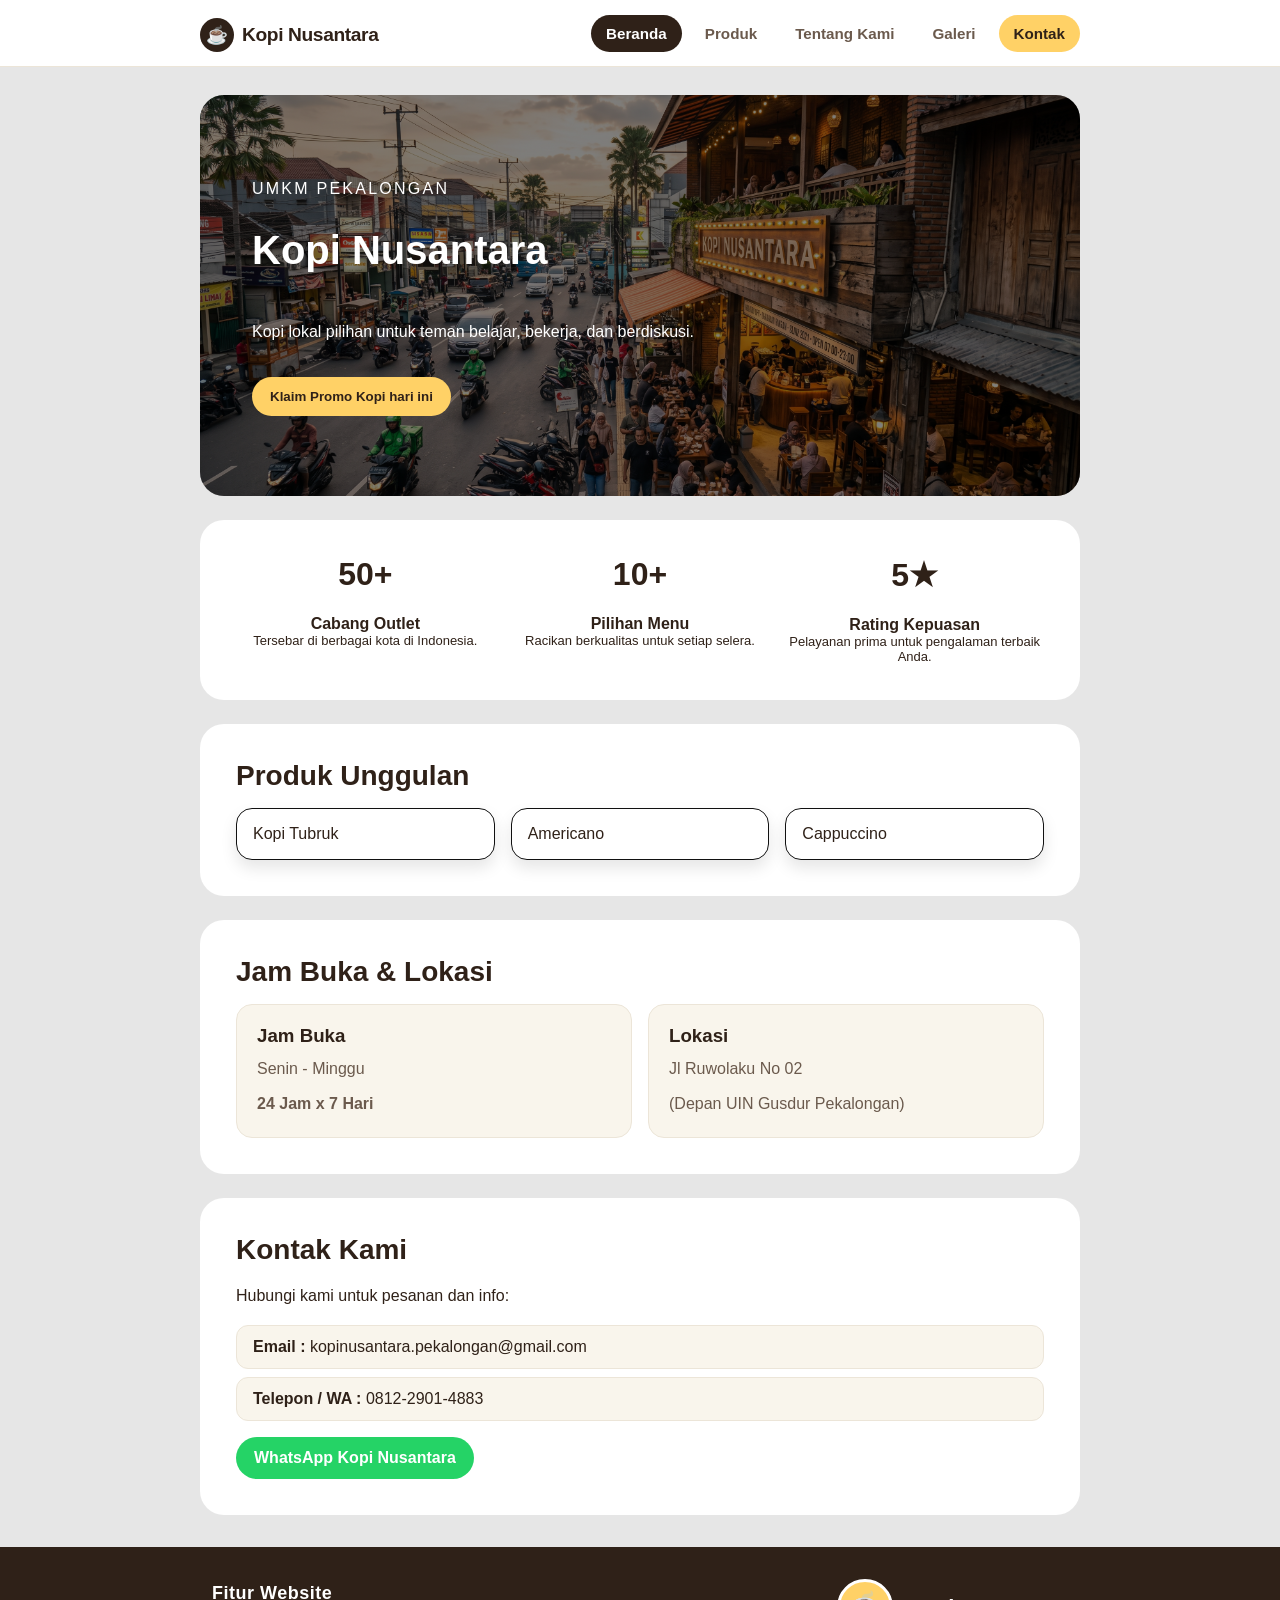
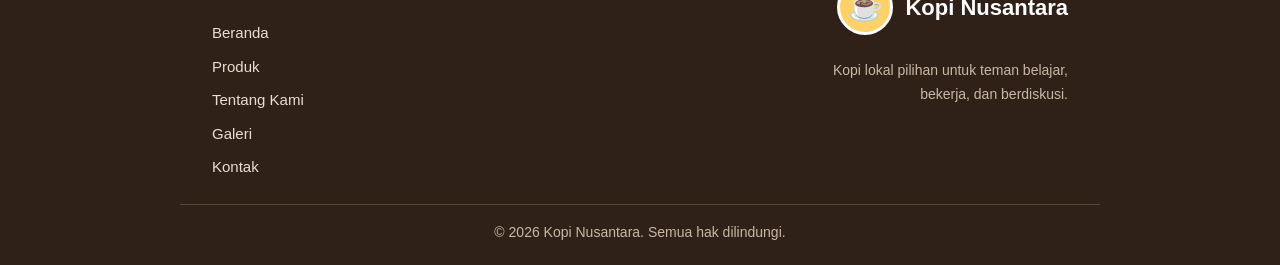
<file: index.html>
<!doctype html>
<html lang="id">

<head>
  <meta charset="utf-8" />
  <meta name="viewport" content="width=device-width, initial-scale=1" />
  <title>Kopi Nusantara - Website UMKM Tumbuh</title>
  <link rel="stylesheet" href="css/style.css" />
</head>

<body>
  <header class="navbar">
    <nav aria-label="Navigasi Utama">
      <a href="index.html" class="brand"><span class="brand-icon">☕</span> Kopi Nusantara</a>
      <button class="hamburger" id="hamburger" aria-label="Menu" aria-expanded="false" aria-controls="nav-menu">
        <span></span>
        <span></span>
        <span></span>
      </button>
      <ul class="menu" id="nav-menu">
        <li><a href="index.html" class="active" aria-current="page">Beranda</a></li>
        <li><a href="produk.html">Produk</a></li>
        <li><a href="tentang.html">Tentang Kami</a></li>
        <li><a href="galeri.html">Galeri</a></li>
        <li><a href="kontak.html" class="btn-kontak">Kontak</a></li>
      </ul>
    </nav>
  </header>
  <main class="page">
    <header class="hero">
      <img src="assets/gambar/gambar_cafe.jpg" srcset="assets/gambar/gambar_cafe_sm.jpg 800w, assets/gambar/gambar_cafe.jpg 2752w" alt="Gambar Cafe Kopi Nusantara">
      <div class="konten">
        <p class="eyebrow">UMKM Pekalongan</p>
        <h1>Kopi Nusantara</h1>
        <p>Kopi lokal pilihan untuk teman belajar, bekerja, dan berdiskusi.</p>
        <button id="promoButton" type="button">Klaim Promo Kopi hari ini</button>
      </div>
    </header>

    <section aria-labelledby="Stat-title" class="card">
      <article class="stat">
        <ul>
          <li>
            <strong>50+</strong>
            <h4>Cabang Outlet</h4>
            <span>Tersebar di berbagai kota di Indonesia.</span>
          </li>
        </ul>
        <ul>
          <li>
            <strong>10+</strong>
            <h4>Pilihan Menu</h4>
            <span>Racikan berkualitas untuk setiap selera.</span>
          </li>
        </ul>
        <ul>
          <li>
            <strong>5★</strong>
            <h4>Rating Kepuasan</h4>
            <span>Pelayanan prima untuk pengalaman terbaik Anda.</span>
          </li>
        </ul>
      </article>
    </section>

    <section aria-labelledby="produk-title" class="card">
      <h2 id="produk-title">Produk Unggulan</h2>
      <ul class="products">
        <li>Kopi Tubruk</li>
        <li>Americano</li>
        <li>Cappuccino</li>
      </ul>
    </section>

    <section aria-labelledby="lokasi-title" class="card">
      <h2 id="lokasi-title">Jam Buka & Lokasi</h2>
      <div class="info-dua-kolom">
        <div class="info-box">
          <h3>Jam Buka</h3>
          <p>Senin - Minggu</p>
          <p><strong>24 Jam x 7 Hari</strong></p>
        </div>
        <div class="info-box">
          <h3>Lokasi</h3>
          <p>Jl Ruwolaku No 02</p>
          <p>(Depan UIN Gusdur Pekalongan)</p>
        </div>
      </div>
    </section>

    <section aria-labelledby="kontak-title" class="card" id="kontak">
      <h2 id="kontak-title">Kontak Kami</h2>
      <p>Hubungi kami untuk pesanan dan info:</p>
      <ul class="kontak-list">
        <li><strong>Email :</strong> kopinusantara.pekalongan@gmail.com</li>
        <li><strong>Telepon / WA :</strong> 0812-2901-4883</li>
      </ul>
      <a class="tombol-wa" href="https://wa.me/6281229014883">WhatsApp Kopi Nusantara</a>
    </section>
  </main>
  <footer class="footer">
    <div class="footer-container">
      <div class="footer-menu">
        <h4>Fitur Website</h4>
        <ul>
          <li><a href="index.html" class="active" aria-current="page">Beranda</a></li>
          <li><a href="produk.html">Produk</a></li>
          <li><a href="tentang.html">Tentang Kami</a></li>
          <li><a href="galeri.html">Galeri</a></li>
          <li><a href="kontak.html">Kontak</a></li>
        </ul>
      </div>
      <div class="footer-logo">
        <a href="index.html" class="logo-box">
          <span class="logo-icon">☕</span> 
          <span class="logo-text">Kopi Nusantara</span>
        </a>
        <p class="logo-deskripsi">Kopi lokal pilihan untuk teman belajar, bekerja, dan berdiskusi.</p>
      </div>
    </div>
    <p class="footer-copy">© 2026 Kopi Nusantara. Semua hak dilindungi.</p>
  </footer>
  <script src="js/script.js"></script>
</body>

</html>
</file>
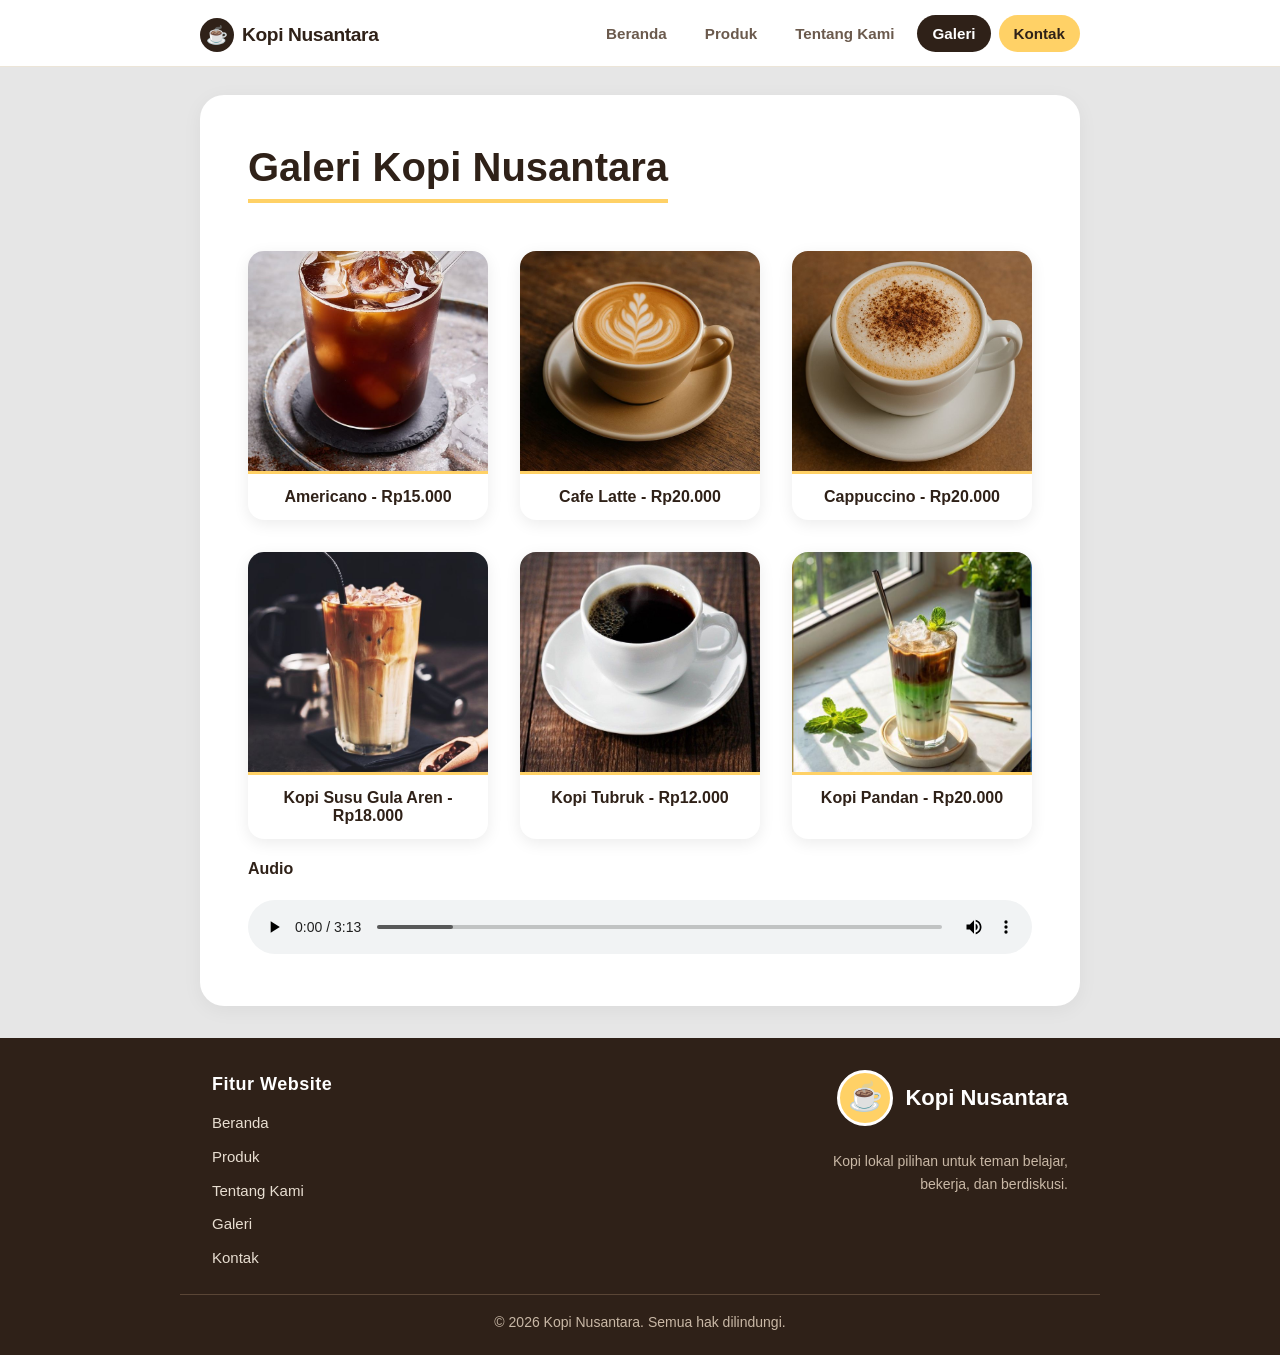
<file: galeri.html>
<!DOCTYPE html>
<html lang="en">

<head>
  <meta charset="UTF-8">
  <meta name="viewport" content="width=device-width, initial-scale=1.0">
  <title>Galeri Kopi Nusantara - Website UMKM Tumbuh</title>
  <link rel="stylesheet" href="css/style.css" />
</head>

<body>
  <header class="navbar">
    <nav aria-label="Navigasi Utama">
      <a href="index.html" class="brand"><span class="brand-icon">☕</span> Kopi Nusantara</a>
      <button class="hamburger" id="hamburger" aria-label="Menu" aria-expanded="false" aria-controls="nav-menu">
        <span></span>
        <span></span>
        <span></span>
      </button>
      <ul class="menu" id="nav-menu">
        <li><a href="index.html">Beranda</a></li>
        <li><a href="produk.html">Produk</a></li>
        <li><a href="tentang.html">Tentang Kami</a></li>
        <li><a href="galeri.html" class="active" aria-current="page">Galeri</a></li>
        <li><a href="kontak.html" class="btn-kontak">Kontak</a></li>
      </ul>
    </nav>
  </header>
  <main class="page">
    <article class="about-article">
      <h1>Galeri Kopi Nusantara</h1>
      <div class="galeri">
        <figure>
          <img src="assets/gambar/Americano.jpg" alt="Segelas Americano dingin">
          <figcaption>Americano - Rp15.000</figcaption>
        </figure>
        <figure>
          <img src="assets/gambar/Cafe-Latte.jpg" alt="Segelas Cafe Latte hangat">
          <figcaption>Cafe Latte - Rp20.000</figcaption>
        </figure>
        <figure>
          <img src="assets/gambar/Cappuccino.jpg" alt="Segelas Cappuccino hangat">
          <figcaption>Cappuccino - Rp20.000</figcaption>
        </figure>
        <figure>
          <img src="assets/gambar/Kopi-Susu-Gula-Aren.jpg" alt="Segelas Kopi Susu Gula Aren dingin dengan gradasi warna">
          <figcaption>Kopi Susu Gula Aren - Rp18.000</figcaption>
        </figure>
        <figure>
          <img src="assets/gambar/Kopi-Tubruk.jpg" alt="Segelas Kopi Tubruk hangat yang pekat">
          <figcaption>Kopi Tubruk - Rp12.000</figcaption>
        </figure>
        <figure>
          <img src="assets/gambar/Kopi-Pandan.jpg" alt="Es Kopi Pandan dengan perpaduan warna hijau dan coklat kopi">
          <figcaption>Kopi Pandan - Rp20.000</figcaption>
        </figure>
      </div>
      <h4>Audio</h4>
      <div class="audio">
        <audio controls src="assets/audio/July Life's Adventures - Tim Myers.mp3.mpeg">
          Browser anda tidak mendukung.
        </audio>
      </div>
    </article>
  </main>
  <footer class="footer">
    <div class="footer-container">
      <div class="footer-menu">
        <h4>Fitur Website</h4>
        <ul>
          <li><a href="index.html" class="active" aria-current="page">Beranda</a></li>
          <li><a href="produk.html">Produk</a></li>
          <li><a href="tentang.html">Tentang Kami</a></li>
          <li><a href="galeri.html">Galeri</a></li>
          <li><a href="kontak.html">Kontak</a></li>
        </ul>
      </div>
      <div class="footer-logo">
        <a href="index.html" class="logo-box">
          <span class="logo-icon">☕</span>
          <span class="logo-text">Kopi Nusantara</span>
        </a>
        <p class="logo-deskripsi">Kopi lokal pilihan untuk teman belajar, bekerja, dan berdiskusi.</p>
      </div>
    </div>
    <p class="footer-copy">© 2026 Kopi Nusantara. Semua hak dilindungi.</p>
  </footer>
  <script src="js/script.js"></script>
</body>

</html>
</file>
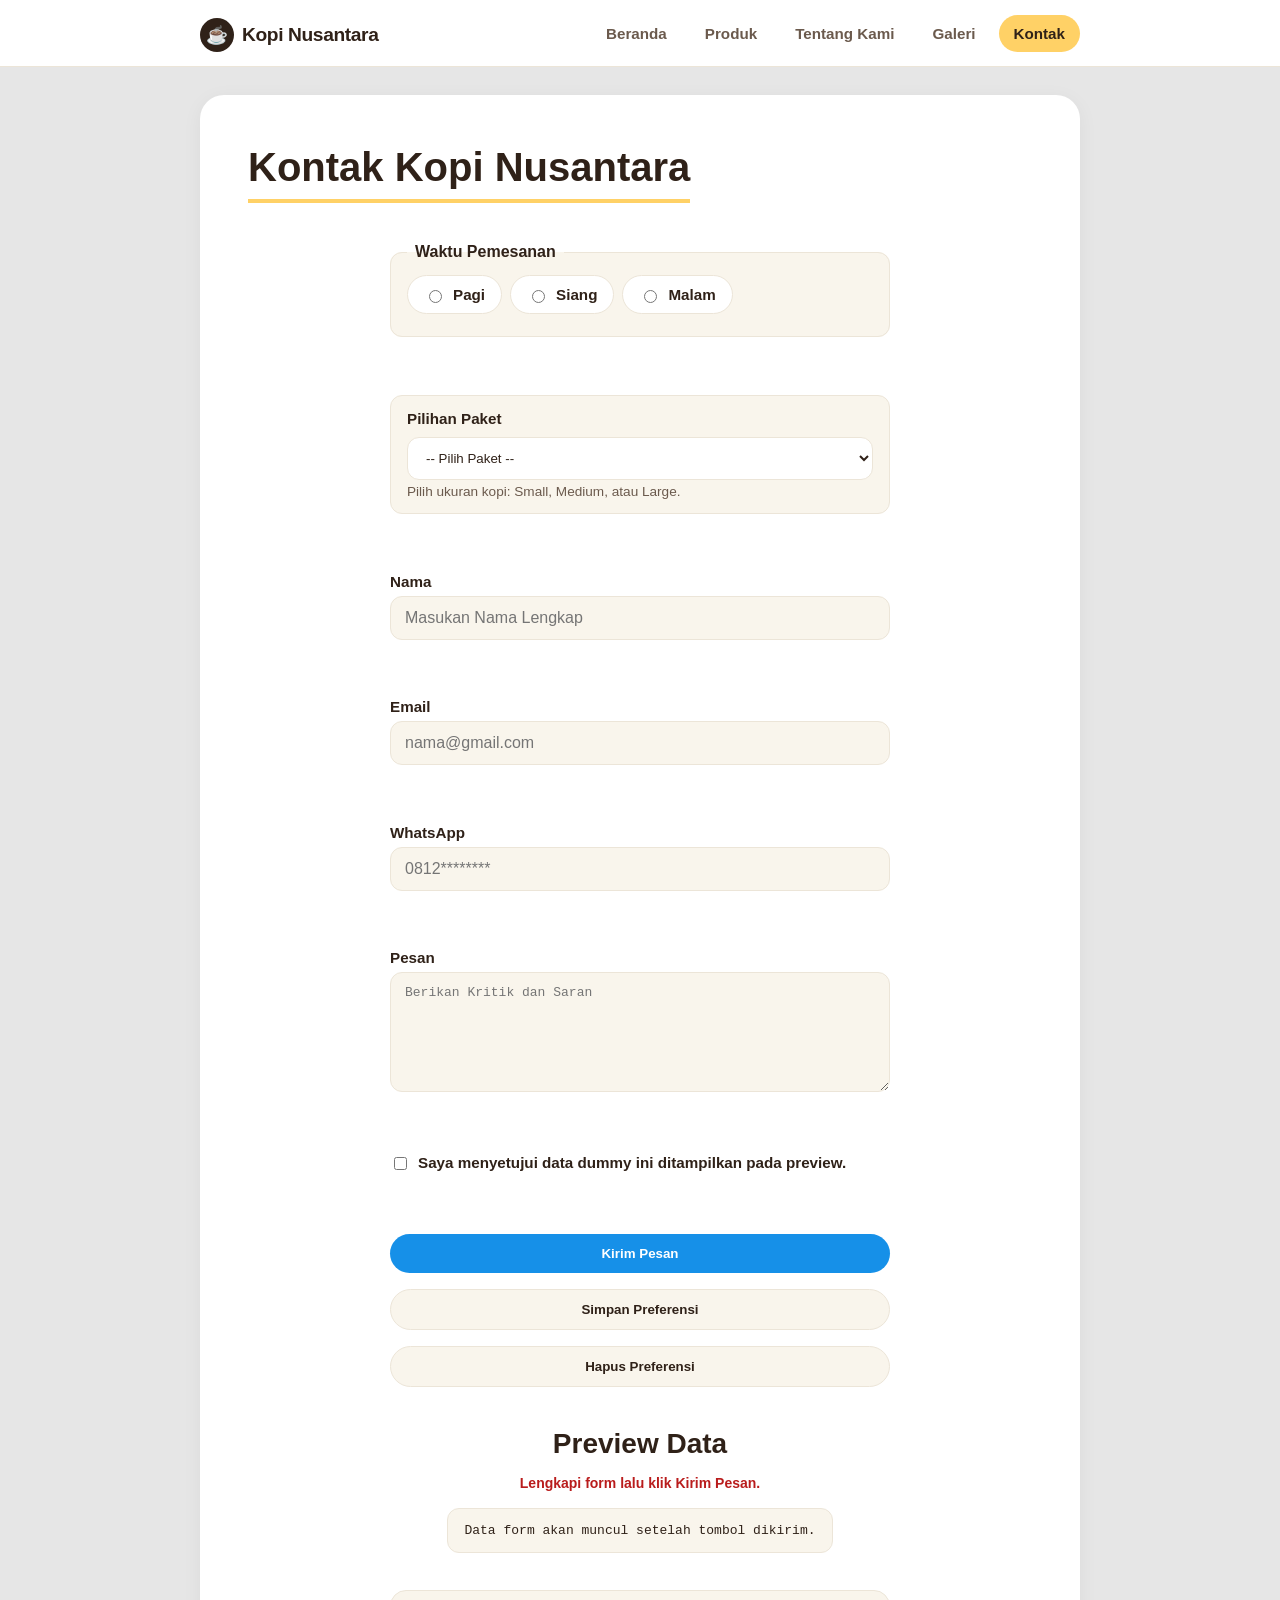
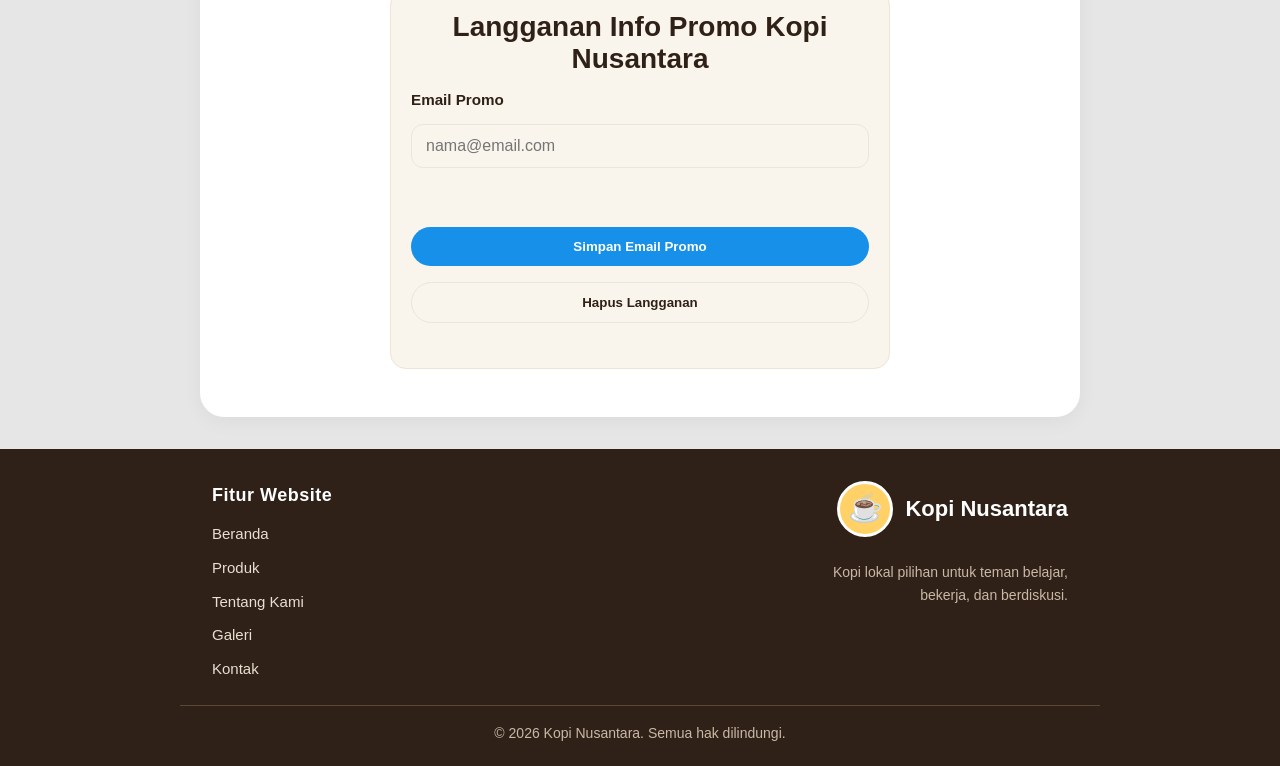
<file: kontak.html>
<!DOCTYPE html>
<html lang="en">

<head>
  <meta charset="UTF-8">
  <meta name="viewport" content="width=device-width, initial-scale=1.0">
  <title>Formulir Kopi Nusantara - Website UMKM Tumbuh</title>
  <link rel="stylesheet" href="css/style.css" />
</head>

<body>
  <header class="navbar">
    <nav aria-label="Navigasi Utama">
      <a href="index.html" class="brand"><span class="brand-icon">☕</span> Kopi Nusantara</a>
      <button class="hamburger" id="hamburger" aria-label="Menu" aria-expanded="false" aria-controls="nav-menu">
        <span></span>
        <span></span>
        <span></span>
      </button>
      <ul class="menu" id="nav-menu">
        <li><a href="index.html">Beranda</a></li>
        <li><a href="produk.html">Produk</a></li>
        <li><a href="tentang.html">Tentang Kami</a></li>
        <li><a href="galeri.html">Galeri</a></li>
        <li><a href="kontak.html" class="btn-kontak">Kontak</a></li>
      </ul>
    </nav>
  </header>
  <main class="page">
    <article class="about-article">
      <h1>Kontak Kopi Nusantara</h1>
      <div class="form">
        <form id="form-kontak" action="#" method="post" novalidate>
          <div class="field">
            <fieldset aria-describedby="waktu-error">
              <legend>Waktu Pemesanan</legend>

              <div class="radio-group">
                <label for="pagi"><input type="radio" name="waktu" id="pagi" value="pagi" required />Pagi</label>

                <label for="siang"><input type="radio" name="waktu" id="siang" value="siang" />Siang</label>

                <label for="malam"><input type="radio" name="waktu" id="malam" value="malam" />Malam</label>
              </div>
            </fieldset>
            <p id="waktu-error" class="field-error" aria-live="polite"></p>
          </div>

          <div class="field">
            <div class="paket-box">
              <label for="paket">Pilihan Paket</label>
              <select id="paket" name="paket" required aria-describedby="paket-error">
                <option value="">-- Pilih Paket --</option>
                <option value="small">Small</option>
                <option value="medium">Medium</option>
                <option value="large">Large</option>
              </select>
              <small class="paket-bantuan">Pilih ukuran kopi: Small, Medium, atau Large.</small>
            </div>
            <p id="paket-error" class="field-error" aria-live="polite"></p>
          </div>

          <div class="field">
            <label for="nama">Nama</label>
            <input id="nama" name="nama" type="text" placeholder="Masukan Nama Lengkap" required minlength="3"
              autocomplete="name" aria-describedby="nama-error" />
            <p id="nama-error" class="field-error" aria-live="polite"></p>
          </div>

          <div class="field">
            <label for="email">Email</label>
            <input id="email" name="email" type="email" placeholder="nama@gmail.com" required autocomplete="email"
              aria-describedby="email-error" />
            <p id="email-error" class="field-error" aria-live="polite"></p>
          </div>

          <div class="field">
            <label for="nomor">WhatsApp</label>
            <input id="nomor" name="nomor" type="tel" placeholder="0812********" required pattern="08[0-9]{8,11}"
              autocomplete="tel" aria-describedby="nomor-error" />
            <p id="nomor-error" class="field-error" aria-live="polite"></p>
          </div>

          <div class="field">
            <label for="pesan">Pesan</label>
            <textarea id="pesan" name="pesan" placeholder="Berikan Kritik dan Saran" required minlength="20"
              aria-describedby="pesan-error"></textarea>
            <p id="pesan-error" class="field-error" aria-live="polite"></p>
          </div>

          <div class="field">
            <label for="setuju"><input id="setuju" name="setuju" type="checkbox" required
                aria-describedby="setuju-error" /> Saya menyetujui data dummy ini ditampilkan pada preview.</label>
            <p id="setuju-error" class="field-error" aria-live="polite"></p>
          </div>

          <button type="submit">Kirim Pesan</button>
          <button type="button" id="simpan-preferensi">Simpan Preferensi</button>
          <button type="button" id="hapus-preferensi">Hapus Preferensi</button>
          <p id="preferensi-status" class="status-preferensi" aria-live="polite"></p>
        </form>
        <section aria-labelledby="preview-title">
          <h2 id="preview-title">Preview Data</h2>

          <p id="form-feedback" class="form-feedback" aria-live="polite">Lengkapi form lalu klik Kirim Pesan.</p>

          <pre id="preview-form" aria-live="polite">Data form akan muncul setelah tombol dikirim.</pre>
        </section>

        <section class="newsletter-box" aria-labelledby="newsletter-title">
          <h2 id="newsletter-title">Langganan Info Promo Kopi Nusantara</h2>

          <form id="form-newsletter" novalidate>
            <label for="newsletter-email">Email Promo</label>
            <input id="newsletter-email" name="newsletterEmail" type="email" required placeholder="nama@email.com"
              aria-describedby="newsletter-error" />
            <p id="newsletter-error" class="field-error" aria-live="polite"></p>
            <button type="submit">Simpan Email Promo</button>
            <button type="button" id="hapus-newsletter">Hapus Langganan</button>
          </form>

          <p id="newsletter-status" class="status-preferensi" aria-live="polite"></p>
        </section>
      </div>
    </article>
  </main>
  <footer class="footer">
    <div class="footer-container">
      <div class="footer-menu">
        <h4>Fitur Website</h4>
        <ul>
          <li><a href="index.html" class="active" aria-current="page">Beranda</a></li>
          <li><a href="produk.html">Produk</a></li>
          <li><a href="tentang.html">Tentang Kami</a></li>
          <li><a href="galeri.html">Galeri</a></li>
          <li><a href="kontak.html">Kontak</a></li>
        </ul>
      </div>
      <div class="footer-logo">
        <a href="index.html" class="logo-box">
          <span class="logo-icon">☕</span>
          <span class="logo-text">Kopi Nusantara</span>
        </a>
        <p class="logo-deskripsi">Kopi lokal pilihan untuk teman belajar, bekerja, dan berdiskusi.</p>
      </div>
    </div>
    <p class="footer-copy">© 2026 Kopi Nusantara. Semua hak dilindungi.</p>
  </footer>
  <script src="js/script.js"></script>
  <script src="js/form.js" defer></script>
  <script src="js/newsletter.js" defer></script>

</body>

</html>
</file>
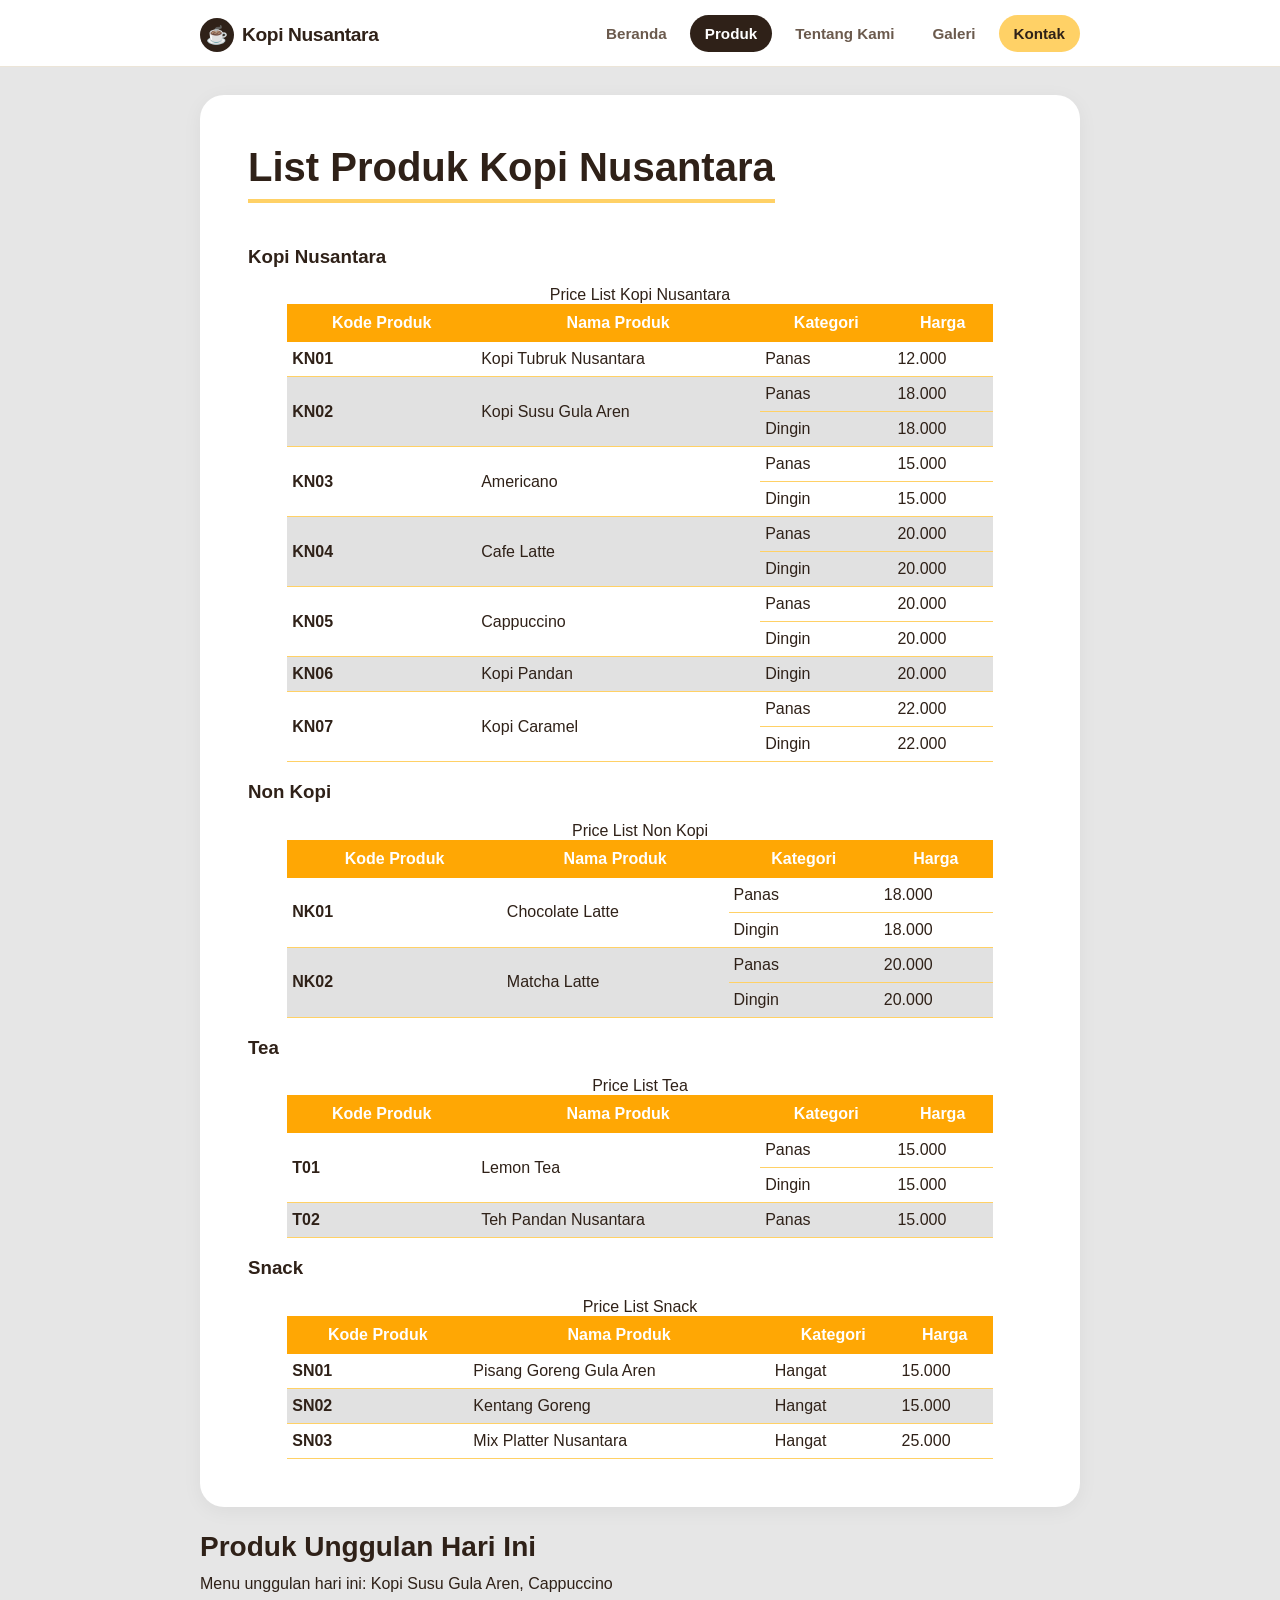
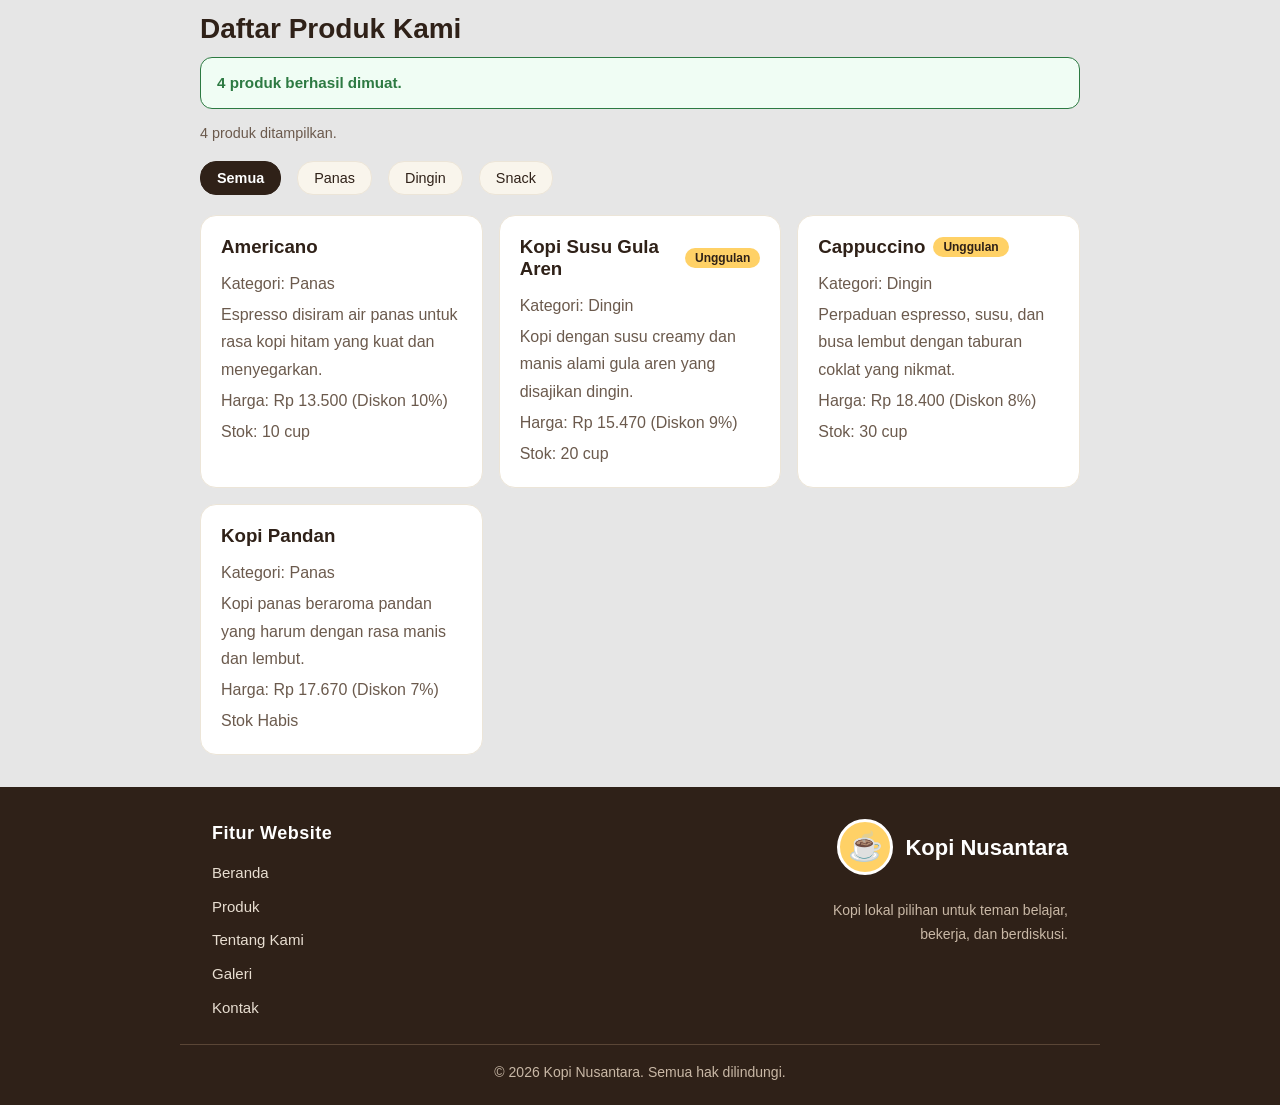
<file: produk.html>
<!DOCTYPE html>
<html lang="en">

<head>
    <meta charset="UTF-8">
    <meta name="viewport" content="width=device-width, initial-scale=1.0">
    <title>Produk Kopi Nusantara - Website UMKM Tumbuh</title>
    <link rel="stylesheet" href="css/style.css" />
</head>

<body>
    <header class="navbar">
        <nav aria-label="Navigasi Utama">
            <a href="index.html" class="brand"><span class="brand-icon">☕</span> Kopi Nusantara</a>
            <button class="hamburger" id="hamburger" aria-label="Menu" aria-expanded="false" aria-controls="nav-menu">
                <span></span>
                <span></span>
                <span></span>
            </button>
            <ul class="menu" id="nav-menu">
                <li><a href="index.html">Beranda</a></li>
                <li><a href="produk.html" class="active" aria-current="page">Produk</a></li>
                <li><a href="tentang.html">Tentang Kami</a></li>
                <li><a href="galeri.html">Galeri</a></li>
                <li><a href="kontak.html" class="btn-kontak">Kontak</a></li>
            </ul>
        </nav>
    </header>
    <main class="page">
        <article class="about-article">
            <h1>List Produk Kopi Nusantara</h1>
            <h3>Kopi Nusantara</h3>
            <table>
                <caption>Price List Kopi Nusantara</caption>
                <thead>
                    <tr>
                        <th scope="col">Kode Produk</th>
                        <th scope="col">Nama Produk</th>
                        <th scope="col">Kategori</th>
                        <th scope="col">Harga</th>
                    </tr>
                </thead>
                <tbody>
                    <tr>
                        <th scope="row">KN01</th>
                        <td>Kopi Tubruk Nusantara</td>
                        <td>Panas</td>
                        <td>12.000</td>
                    </tr>
                    <tr class="sec-color">
                        <th scope="row" rowspan="2">KN02</th>
                        <td rowspan="2">Kopi Susu Gula Aren</td>
                        <td>Panas</td>
                        <td>18.000</td>
                    </tr>
                    <tr class="sec-color">
                        <td>Dingin</td>
                        <td>18.000</td>
                    </tr>
                    <tr>
                        <th scope="row" rowspan="2">KN03</th>
                        <td rowspan="2">Americano</td>
                        <td>Panas</td>
                        <td>15.000</td>
                    </tr>
                    <tr>
                        <td>Dingin</td>
                        <td>15.000</td>
                    </tr>
                    <tr class="sec-color">
                        <th scope="row" rowspan="2">KN04</th>
                        <td rowspan="2">Cafe Latte</td>
                        <td>Panas</td>
                        <td>20.000</td>
                    </tr>
                    <tr class="sec-color">
                        <td>Dingin</td>
                        <td>20.000</td>
                    </tr>
                    <tr>
                        <th scope="row" rowspan="2">KN05</th>
                        <td rowspan="2">Cappuccino</td>
                        <td>Panas</td>
                        <td>20.000</td>
                    </tr>
                    <tr>
                        <td>Dingin</td>
                        <td>20.000</td>
                    </tr>
                    <tr class="sec-color">
                        <th scope="row">KN06</th>
                        <td>Kopi Pandan</td>
                        <td>Dingin</td>
                        <td>20.000</td>
                    </tr>
                    <tr>
                        <th scope="row" rowspan="2">KN07</th>
                        <td rowspan="2">Kopi Caramel</td>
                        <td>Panas</td>
                        <td>22.000</td>
                    </tr>
                    <tr>
                        <td>Dingin</td>
                        <td>22.000</td>
                    </tr>
                </tbody>
            </table>
            <h3>Non Kopi</h3>
            <table>
                <caption>Price List Non Kopi</caption>
                <thead>
                    <tr>
                        <th scope="col">Kode Produk</th>
                        <th scope="col">Nama Produk</th>
                        <th scope="col">Kategori</th>
                        <th scope="col">Harga</th>
                    </tr>
                </thead>
                <tbody>
                    <tr>
                        <th scope="row" rowspan="2">NK01</th>
                        <td rowspan="2">Chocolate Latte</td>
                        <td>Panas</td>
                        <td>18.000</td>
                    </tr>
                    <tr>
                        <td>Dingin</td>
                        <td>18.000</td>
                    </tr>
                    <tr class="sec-color">
                        <th scope="row" rowspan="2">NK02</th>
                        <td rowspan="2">Matcha Latte</td>
                        <td>Panas</td>
                        <td>20.000</td>
                    </tr>
                    <tr class="sec-color">
                        <td>Dingin</td>
                        <td>20.000</td>
                    </tr>
                </tbody>
            </table>
            <h3>Tea</h3>
            <table>
                <caption>Price List Tea</caption>
                <thead>
                    <tr>
                        <th scope="col">Kode Produk</th>
                        <th scope="col">Nama Produk</th>
                        <th scope="col">Kategori</th>
                        <th scope="col">Harga</th>
                    </tr>
                </thead>
                <tbody>
                    <tr>
                        <th scope="row" rowspan="2">T01</th>
                        <td rowspan="2">Lemon Tea</td>
                        <td>Panas</td>
                        <td>15.000</td>
                    </tr>
                    <tr>
                        <td>Dingin</td>
                        <td>15.000</td>
                    </tr>
                    <tr class="sec-color">
                        <th scope="row">T02</th>
                        <td>Teh Pandan Nusantara</td>
                        <td>Panas</td>
                        <td>15.000</td>
                    </tr>
                </tbody>
            </table>
            <h3>Snack</h3>
            <table>
                <caption>Price List Snack</caption>
                <thead>
                    <tr>
                        <th scope="col">Kode Produk</th>
                        <th scope="col">Nama Produk</th>
                        <th scope="col">Kategori</th>
                        <th scope="col">Harga</th>
                    </tr>
                </thead>
                <tbody>
                    <tr>
                        <th scope="row">SN01</th>
                        <td>Pisang Goreng Gula Aren</td>
                        <td>Hangat</td>
                        <td>15.000</td>
                    </tr>
                    <tr class="sec-color">
                        <th scope="row">SN02</th>
                        <td>Kentang Goreng</td>
                        <td>Hangat</td>
                        <td>15.000</td>
                    </tr>
                    <tr>
                        <th scope="row">SN03</th>
                        <td>Mix Platter Nusantara</td>
                        <td>Hangat</td>
                        <td>25.000</td>
                    </tr>
                </tbody>
            </table>
        </article>
        <section>
            <h2>Produk Unggulan Hari Ini</h2>
            <div id="produk-unggulan"></div>

            <h2>Daftar Produk Kami</h2>
            <p id="catalog-status" class="catalog-status" aria-live="polite">Produk belum dimuat.</p>
            <p id="produk-ringkasan">Menunggu data produk.</p>

            <div class="filters" aria-label="Filter produk">
                <button type="button" class="filter-button is-active" data-filter="Semua">Semua</button>
                <button type="button" class="filter-button" data-filter="Panas">Panas</button>
                <button type="button" class="filter-button" data-filter="Dingin">Dingin</button>
                <button type="button" class="filter-button" data-filter="Snack">Snack</button>
            </div>

            <div id="produk-dinamis" class="js-product-grid"></div>
        </section>
    </main>
    <footer class="footer">
        <div class="footer-container">
            <div class="footer-menu">
                <h4>Fitur Website</h4>
                <ul>
                    <li><a href="index.html" class="active" aria-current="page">Beranda</a></li>
                    <li><a href="produk.html">Produk</a></li>
                    <li><a href="tentang.html">Tentang Kami</a></li>
                    <li><a href="galeri.html">Galeri</a></li>
                    <li><a href="kontak.html">Kontak</a></li>
                </ul>
            </div>
            <div class="footer-logo">
                <a href="index.html" class="logo-box">
                    <span class="logo-icon">☕</span>
                    <span class="logo-text">Kopi Nusantara</span>
                </a>
                <p class="logo-deskripsi">Kopi lokal pilihan untuk teman belajar, bekerja, dan berdiskusi.</p>
            </div>
        </div>
        <p class="footer-copy">© 2026 Kopi Nusantara. Semua hak dilindungi.</p>
    </footer>
    <script src="js/script.js"></script>
    <script type="module" src="js/catalog-api.js"></script>
</body>

</html>
</file>
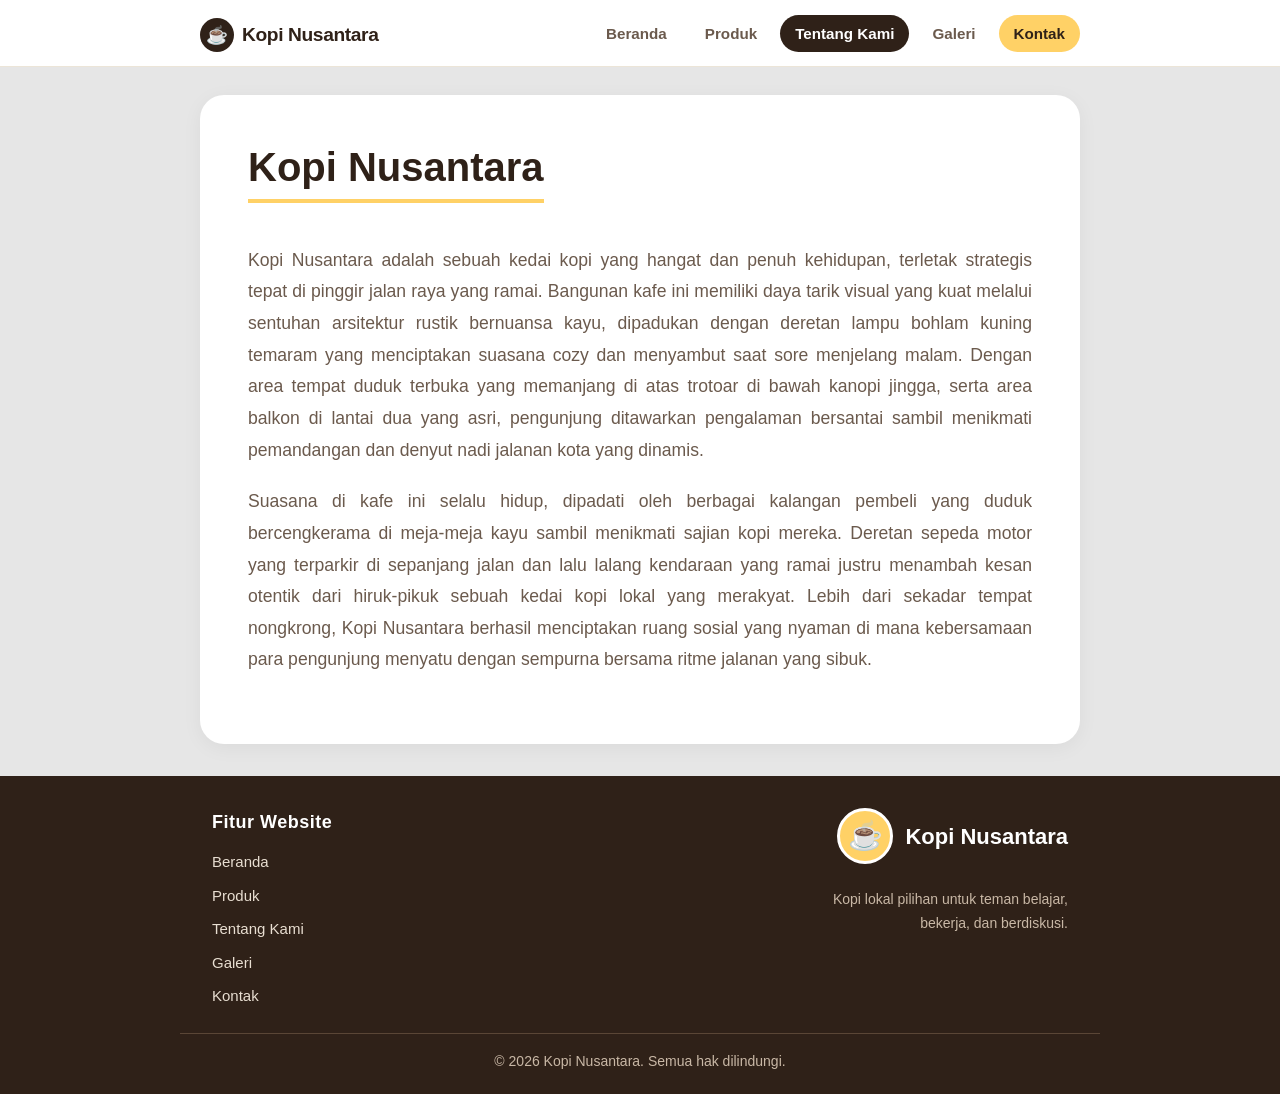
<file: tentang.html>
<!DOCTYPE html>
<html lang="en">

<head>
    <meta charset="UTF-8">
    <meta name="viewport" content="width=device-width, initial-scale=1.0">
    <title>Tentang Kopi Nusantara - Website UMKM Tumbuh</title>
    <link rel="stylesheet" href="css/style.css" />
</head>

<body>
    <header class="navbar">
    <nav aria-label="Navigasi Utama">
      <a href="index.html" class="brand"><span class="brand-icon">☕</span> Kopi Nusantara</a>
      <button class="hamburger" id="hamburger" aria-label="Menu" aria-expanded="false" aria-controls="nav-menu">
        <span></span>
        <span></span>
        <span></span>
      </button>
      <ul class="menu" id="nav-menu">
        <li><a href="index.html">Beranda</a></li>
        <li><a href="produk.html">Produk</a></li>
        <li><a href="tentang.html" class="active" aria-current="page">Tentang Kami</a></li>
        <li><a href="galeri.html">Galeri</a></li>
        <li><a href="kontak.html" class="btn-kontak">Kontak</a></li>
      </ul>
    </nav>
  </header>
  <main class="page">
    <article class="about-article">
        <h1>Kopi Nusantara</h1>
        <div class="content">
            <p>Kopi Nusantara adalah sebuah kedai kopi yang hangat dan penuh kehidupan, terletak strategis tepat di pinggir jalan raya yang ramai. Bangunan kafe ini memiliki daya tarik visual yang kuat melalui sentuhan arsitektur rustik bernuansa kayu, dipadukan dengan deretan lampu bohlam kuning temaram yang menciptakan suasana cozy dan menyambut saat sore menjelang malam. Dengan area tempat duduk terbuka yang memanjang di atas trotoar di bawah kanopi jingga, serta area balkon di lantai dua yang asri, pengunjung ditawarkan pengalaman bersantai sambil menikmati pemandangan dan denyut nadi jalanan kota yang dinamis.</p>
            
            <p>Suasana di kafe ini selalu hidup, dipadati oleh berbagai kalangan pembeli yang duduk bercengkerama di meja-meja kayu sambil menikmati sajian kopi mereka. Deretan sepeda motor yang terparkir di sepanjang jalan dan lalu lalang kendaraan yang ramai justru menambah kesan otentik dari hiruk-pikuk sebuah kedai kopi lokal yang merakyat. Lebih dari sekadar tempat nongkrong, Kopi Nusantara berhasil menciptakan ruang sosial yang nyaman di mana kebersamaan para pengunjung menyatu dengan sempurna bersama ritme jalanan yang sibuk.</p>
        </div>
    </article>
  </main>
  <footer class="footer">
    <div class="footer-container">
      <div class="footer-menu">
        <h4>Fitur Website</h4>
        <ul>
          <li><a href="index.html" class="active" aria-current="page">Beranda</a></li>
          <li><a href="produk.html">Produk</a></li>
          <li><a href="tentang.html">Tentang Kami</a></li>
          <li><a href="galeri.html">Galeri</a></li>
          <li><a href="kontak.html">Kontak</a></li>
        </ul>
      </div>
      <div class="footer-logo">
        <a href="index.html" class="logo-box">
          <span class="logo-icon">☕</span>
          <span class="logo-text">Kopi Nusantara</span>
        </a>
        <p class="logo-deskripsi">Kopi lokal pilihan untuk teman belajar, bekerja, dan berdiskusi.</p>
      </div>
    </div>
    <p class="footer-copy">© 2026 Kopi Nusantara. Semua hak dilindungi.</p>
  </footer>
  <script src="js/script.js"></script>
</body>

</html>
</file>
<file: css/style.css>
﻿/* CSS Global */
*,
*::before,
*::after {
  box-sizing: border-box;
}

:root {
  --color-primary: #2f2118;
  --color-secondary: #ffd166;
  --color-secondary-dark: #f0b429;
  --color-surface: #f9f5ec;
  --color-background: #e6e6e6;
  --color-border: #ece5d8;
  --color-text-muted: #6b5a4d;
  --color-white: #ffffff;
  --color-success: #2d7a42;
  --color-success-bg: #f0fdf4;
  --spacing-md: 24px;
  --gap-xs: 4px;
  --gap-sm: 8px;
  --gap-md: 16px;
  --gap-lg: 24px;
  --gap-xl: 32px;
  --radius-md: 16px;
  --radius-lg: 24px;
}

:focus-visible {
  outline: 3px solid var(--color-secondary);
  outline-offset: 3px;
}

body {
  margin: 0;
  color: var(--color-primary);
  background: var(--color-background);
  font-family: Arial, sans-serif;
  overflow-x: hidden;
}

img,
video {
  max-width: 100%;
  height: auto;
  display: block;
}

h1 {
  font-size: clamp(1.5rem, 5vw, 2.5rem);
  line-height: 1.2;
  margin: 0 0 12px;
}

h2 {
  font-size: clamp(1.25rem, 4vw, 1.75rem);
  margin: 0 0 12px;
}

p {
  line-height: 1.7;
}

.page {
  display: flex;
  flex-direction: column;
  gap: clamp(16px, 4vw, 24px);
  width: 100%;
  max-width: 920px;
  margin: 0 auto;
  padding: clamp(16px, 5vw, 28px) clamp(16px, 4vw, 20px) 32px;
}

/* Akhir CSS Global */

/* CSS Navbar */
.navbar {
  background: var(--color-white);
  border-bottom: 1px solid var(--color-border);
  position: sticky;
  top: 0;
  z-index: 10;
}

nav {
  display: flex;
  flex-wrap: wrap;
  align-items: center;
  justify-content: space-between;
  gap: 12px;
  max-width: 920px;
  min-height: 64px;
  margin: 0 auto;
  padding: 14px 16px;
}

.brand {
  display: inline-flex;
  align-items: center;
  gap: var(--gap-sm);
  text-decoration: none;
  color: var(--color-primary);
  font-size: 1.2rem;
  font-weight: 800;
  letter-spacing: -0.02em;
  margin-top: 4px;
}

.brand-icon {
  display: inline-flex;
  align-items: center;
  justify-content: center;
  width: 34px;
  height: 34px;
  border-radius: 50%;
  background: var(--color-primary);
  color: var(--color-white);
  font-size: 1.1rem;
}

.hamburger {
  display: flex;
  flex-direction: column;
  justify-content: center;
  gap: var(--gap-xs);
  width: 40px;
  height: 40px;
  background: transparent;
  border: 1px solid var(--color-border);
  border-radius: 10px;
  cursor: pointer;
  padding: 9px;
}

.hamburger span {
  display: block;
  width: 100%;
  height: 2px;
  background-color: var(--color-primary);
  border-radius: 10px;
}

.menu {
  display: none;
  flex-direction: column;
  width: 100%;
  margin: 0;
  padding: 0;
  list-style: none;
  gap: var(--gap-sm);
}

.menu.active {
  display: flex;
}

.menu li {
  display: flex;
  align-items: stretch;
  width: 100%;
}

.menu li a {
  display: inline-flex;
  align-items: center;
  justify-content: center;
  width: 100%;
  padding: 10px 15px;
  border-radius: 999px;
  text-decoration: none;
  color: var(--color-text-muted);
  font-size: 0.95rem;
  font-weight: 600;
}

.menu li a:hover {
  background: var(--color-surface);
  color: var(--color-primary);
}

.menu li a.active {
  background: var(--color-primary);
  color: var(--color-white);
}

.menu li a.btn-kontak {
  background: var(--color-secondary);
  color: var(--color-primary);
  font-weight: 700;
}

.menu li a.btn-kontak:hover {
  background: var(--color-secondary-dark);
  color: var(--color-primary);
}

/* Akhir CSS Navbar */

/* CSS Footer */
.footer {
  background-color: var(--color-primary);
  color: #e8ded1;
  padding: 32px 20px 20px;
  font-family: Arial, Helvetica, sans-serif;
  line-height: 1.6;
}

.footer-container {
  display: flex;
  flex-direction: column;
  align-items: stretch;
  gap: var(--gap-lg);
  max-width: 920px;
  margin: 0 auto;
}

.footer-menu {
  flex: 1 1 100%;
  padding-left: 0;
}

.footer-menu h4 {
  margin: 0 0 12px;
  font-size: 18px;
  font-weight: bold;
  color: var(--color-white);
  letter-spacing: 0.5px;
}

.footer-menu ul {
  display: flex;
  flex-direction: column;
  gap: var(--gap-sm);
  list-style: none;
  margin: 0;
  padding: 0;
}

.footer-menu a {
  text-decoration: none;
  color: #e8ded1;
  font-size: 15px;
}

.footer-menu a:hover {
  color: var(--color-secondary);
  text-decoration: underline;
}

.footer-logo {
  flex: 1 1 100%;
  text-align: left;
  padding-right: 0;
}

.logo-box {
  display: inline-flex;
  align-items: center;
  text-decoration: none;
  margin-bottom: 12px;
}

.logo-icon {
  display: inline-flex;
  align-items: center;
  justify-content: center;
  width: 56px;
  height: 56px;
  font-size: 28px;
  background-color: var(--color-secondary);
  border: 3px solid var(--color-white);
  border-radius: 50%;
  margin-right: 12px;
}

.logo-text {
  font-size: 22px;
  font-weight: bold;
  color: var(--color-white);
}

.logo-deskripsi {
  margin-top: 12px;
  font-size: 14px;
  color: #c9b8a6;
  max-width: 280px;
  margin-left: 0;
  margin-right: 0;
}

.footer-copy {
  display: flex;
  justify-content: center;
  text-align: center;
  margin: var(--spacing-md) auto 0;
  padding-top: 16px;
  max-width: 920px;
  font-size: 14px;
  color: #c9b8a6;
  border-top: 1px solid #5a4636;
}

/* Akhir CSS Footer */

/* CSS Halaman Beranda */
.card {
  background-color: var(--color-white);
  border-radius: var(--radius-lg);
  padding: clamp(20px, 5vw, 36px);
}

.hero {
  position: relative;
  padding: clamp(40px, 10vw, 80px) clamp(20px, 5vw, 36px);
  color: var(--color-white);
  border-radius: var(--radius-lg);
  overflow: hidden;
  min-height: 150px;
}

.hero img {
  position: absolute;
  top: 0;
  left: 0;
  width: 100%;
  height: 100%;
  max-width: none;
  object-fit: cover;
  z-index: -2;
}

.hero::after {
  content: "";
  position: absolute;
  top: 0;
  left: 0;
  width: 100%;
  height: 100%;
  background: rgba(0, 0, 0, 0.5);
  z-index: -1;
}

.hero .konten {
  display: flex;
  flex-direction: column;
  align-items: flex-start;
  gap: clamp(8px, 2vw, 16px);
  position: relative;
  margin-left: 0;
}

.hero .konten .eyebrow {
  margin: 0 0 8px;
  letter-spacing: 0.14em;
  text-transform: uppercase;
}

.hero .konten button {
  display: inline-flex;
  align-items: center;
  justify-content: center;
  padding: 12px 18px;
  color: var(--color-primary);
  font-weight: 700;
  cursor: pointer;
  background: var(--color-secondary);
  border: 0;
  border-radius: 999px;
}

.stat {
  display: flex;
  flex-direction: column;
  justify-content: center;
  align-items: stretch;
  gap: var(--gap-md);
}

.stat ul {
  display: flex;
  flex-direction: column;
  flex: 1 1 0;
  padding: 0;
  margin: 0;
}

.stat ul li {
  display: flex;
  flex-direction: column;
  align-items: center;
  text-align: center;
  list-style: none;
}

.stat ul li strong {
  display: flex;
  justify-content: center;
  font-size: xx-large;
}

.stat ul li h4 {
  margin-bottom: 0;
}

.stat ul li span {
  display: flex;
  justify-content: center;
  text-align: center;
  font-size: small;
}

.products {
  display: flex;
  flex-direction: column;
  flex-wrap: nowrap;
  justify-content: center;
  gap: var(--gap-md);
  padding: 0;
  margin: 16px 0 0;
}

.products li {
  display: flex;
  flex-direction: column;
  flex: 1 1 100%;
  list-style: none;
  padding: 16px;
  border: 1.5px solid #111111;
  border-radius: var(--radius-md);
  box-shadow: 0 8px 16px rgba(0, 0, 0, 0.1);
  background-color: var(--color-white);
}

.products li:hover {
  background-color: #d6d6d6;
}

.info-dua-kolom {
  display: flex;
  flex-direction: column;
  flex-wrap: nowrap;
  justify-content: center;
  gap: var(--gap-md);
  margin-top: 16px;
}

.info-box {
  display: flex;
  flex-direction: column;
  gap: var(--gap-sm);
  flex: 1 1 100%;
  background: var(--color-surface);
  border: 1px solid var(--color-border);
  border-radius: var(--radius-md);
  padding: 20px;
  text-align: left;
}

.info-box h3 {
  margin: 0;
}

.info-box p {
  margin: 0;
  color: var(--color-text-muted);
}

.kontak-list {
  display: flex;
  flex-direction: column;
  gap: var(--gap-sm);
  list-style: none;
  padding: 0;
  margin: 16px 0;
}

.kontak-list li {
  background: var(--color-surface);
  border: 1px solid var(--color-border);
  border-radius: 12px;
  padding: 12px 16px;
}

.tombol-wa {
  display: inline-flex;
  align-items: center;
  justify-content: center;
  text-decoration: none;
  padding: 12px 18px;
  border-radius: 999px;
  color: var(--color-white);
  background-color: #25d366;
  font-weight: bold;
}

.tombol-wa:hover {
  background-color: #1da851;
}

/* Akhir CSS Halaman Beranda */

/* CSS Halaman Produk */
table {
  display: block;
  width: 100%;
  max-width: 100%;
  margin: 0 auto;
  border-collapse: collapse;
  overflow-x: auto;
  white-space: nowrap;
}

thead tr th {
  background-color: #ffa704;
  color: var(--color-white);
  padding: 10px 8px;
}

tbody tr td,
tbody tr th {
  border-bottom: 1px solid var(--color-secondary);
  padding: 8px 5px;
  text-align: left;
}

.sec-color {
  background-color: #e1e1e1;
}

#produk-dinamis {
  display: grid;
  grid-template-columns: repeat(auto-fit, minmax(210px, 1fr));
  gap: var(--gap-md);
  margin-top: var(--gap-md);
}

.kartu-produk {
  display: flex;
  flex-direction: column;
  gap: var(--gap-xs);
  background: var(--color-white);
  border: 1px solid var(--color-border);
  border-radius: var(--radius-md);
  padding: 20px;
}

.kartu-produk h3 {
  display: flex;
  align-items: center;
  gap: var(--gap-sm);
  margin: 0 0 var(--gap-sm);
}

.kartu-produk p {
  margin: 0;
  color: var(--color-text-muted);
}

.badge-unggulan {
  display: inline-flex;
  padding: 3px 10px;
  font-size: 0.75rem;
  font-weight: 700;
  color: var(--color-primary);
  background: var(--color-secondary);
  border-radius: 999px;
}

.stok-habis {
  color: #c9302c;
}

#produk-unggulan {
  margin: 0 0 20px 0;
}

.status-produk {
  font-size: 0.95rem;
  color: var(--color-text-muted);
  margin-bottom: 12px;
}

.filters {
  display: flex;
  gap: var(--gap-md);
  margin-bottom: 20px;
  flex-wrap: wrap;
}

.filter-button {
  padding: 8px 16px;
  border: 1px solid var(--color-border);
  background-color: var(--color-surface);
  color: var(--color-primary);
  border-radius: var(--radius-md);
  cursor: pointer;
  font-size: 0.9rem;
}

.filter-button.is-active {
  background-color: var(--color-primary);
  color: var(--color-white);
  border-color: var(--color-primary);
  font-weight: bold;
}

.empty-state {
  padding: 16px;
  background-color: var(--color-white);
  border: 1px dashed var(--color-secondary);
  border-radius: 6px;
  color: var(--color-secondary-dark);
  text-align: center;
  margin: 10px 0;
}

#produk-ringkasan {
  font-size: 0.9rem;
  color: var(--color-text-muted);
  margin: 0 0 16px;
}

.catalog-status {
  padding: 12px 16px;
  border-radius: 12px;
  margin: 0 0 12px;
  font-size: 0.95rem;
  font-weight: 600;
  background-color: var(--color-surface);
  border: 1px solid var(--color-border);
  color: var(--color-primary);
}

.catalog-status.loading {
  background-color: #fffbeb;
  border-color: var(--color-secondary-dark);
  color: var(--color-primary);
}

.catalog-status.success {
  background-color: var(--color-success-bg);
  border-color: var(--color-success);
  color: var(--color-success);
}

.catalog-status.empty {
  background-color: #fffbeb;
  border-color: var(--color-secondary-dark);
  color: #92400e;
}

.catalog-status.error {
  background-color: #fef2f2;
  border-color: #c9302c;
  color: #b91c1c;
}
/* Akhir CSS Halaman Produk */

/* CSS Halaman Tentang Kami */
.about-article {
  background-color: var(--color-white);
  border-radius: var(--radius-lg);
  padding: clamp(20px, 5vw, 48px);
  box-shadow: 0 4px 20px rgba(0, 0, 0, 0.05);
}

.about-article h1 {
  display: inline-flex;
  font-size: clamp(1.5rem, 5vw, 2.5rem);
  color: var(--color-primary);
  margin-bottom: var(--spacing-md);
  border-bottom: 4px solid var(--color-secondary);
  padding-bottom: 8px;
}

.about-article .content p {
  line-height: 1.8;
  font-size: 1.1rem;
  margin-bottom: 20px;
  color: var(--color-text-muted);
  text-align: justify;
}

/* Akhir CSS Halaman Tentang Kami */

/* CSS Halaman Galeri */
.galeri {
  display: grid;
  grid-template-columns: 1fr;
  margin-top: var(--spacing-md);
  gap: var(--gap-md);
}

.galeri figure {
  display: flex;
  flex-direction: column;
  min-width: 0;
  margin: 0;
  background: var(--color-white);
  border-radius: var(--radius-md);
  overflow: hidden;
  box-shadow: 0 4px 16px rgba(0, 0, 0, 0.08);
}

.galeri figure:hover {
  box-shadow: 0 8px 24px rgba(0, 0, 0, 0.14);
}

.galeri figure img {
  display: block;
  width: 100%;
  max-width: 100%;
  height: auto;
  aspect-ratio: 16 / 10;
  object-fit: cover;
}

.galeri figure figcaption {
  padding: 14px 16px;
  text-align: center;
  font-weight: 600;
  color: var(--color-primary);
  border-top: 3px solid var(--color-secondary);
}

.audio audio {
  width: 100%;
  max-width: 100%;
}

/* Akhir CSS Halaman Galeri */

/* CSS Halaman Kontak */
.paket-box {
  display: flex;
  flex-direction: column;
  gap: var(--gap-xs);
  padding: 14px 16px;
  background: var(--color-surface);
  border: 1px solid var(--color-border);
  border-radius: 12px;
  text-align: left;
}

.paket-box label {
  display: flex;
  font-size: 0.95rem;
  font-weight: bold;
  color: var(--color-primary);
}

#paket {
  width: 100%;
  padding: 12px 14px;
  color: var(--color-primary);
  background-color: var(--color-white);
  border: 1px solid var(--color-border);
  border-radius: 12px;
  cursor: pointer;
}

#paket:hover {
  background-color: #fffaf0;
  border-color: var(--color-secondary);
}

.paket-bantuan {
  display: flex;
  font-size: 0.85rem;
  color: var(--color-text-muted);
}

.form {
  display: flex;
  flex-direction: column;
  align-items: stretch;
  text-align: center;
}

form fieldset {
  margin: 0;
  padding: 14px 16px 16px;
  background: var(--color-surface);
  border: 1px solid var(--color-border);
  border-radius: 12px;
}

form legend {
  padding: 0 8px;
  font-size: medium;
  font-weight: bold;
  color: var(--color-primary);
}

form fieldset .radio-group {
  display: flex;
  flex-direction: column;
  flex-wrap: nowrap;
  gap: var(--gap-sm);
}

form fieldset .radio-group label {
  display: inline-flex;
  align-items: center;
  gap: var(--gap-sm);
  padding: 10px 16px;
  font-weight: 600;
  background: var(--color-white);
  border: 1px solid var(--color-border);
  border-radius: 999px;
  cursor: pointer;
}

form fieldset .radio-group input {
  display: flex;
}

form fieldset label:hover {
  border-color: var(--color-secondary);
  background: #fffaf0;
}

form {
  display: flex;
  flex-direction: column;
  gap: var(--gap-md);
  width: 100%;
  max-width: 500px;
  margin-top: 16px;
  margin-left: auto;
  margin-right: auto;
  text-align: left;
}

form label {
  display: flex;
  font-size: 0.95rem;
  font-weight: bold;
  color: var(--color-primary);
}

form input,
form textarea {
  width: 100%;
  max-width: 100%;
  padding: 12px 14px;
  font-size: medium;
  color: var(--color-primary);
  background: var(--color-surface);
  border: 1px solid var(--color-border);
  border-radius: 12px;
}

form textarea {
  min-height: 120px;
  resize: vertical;
}

form button {
  padding: 12px;
  width: 100%;
  font-weight: bold;
  border: 0;
  border-radius: 999px;
  cursor: pointer;
}

form button {
  background-color: #1690e8;
  color: var(--color-white);
}

form button:hover {
  background: var(--color-secondary-dark);
  color: var(--color-primary);
}

.field {
  margin-bottom: 16px;
  text-align: left;
}

.field label {
  display: flex;
  margin-bottom: 6px;
}

.status-message {
  display: flex;
  align-items: center;
  gap: var(--gap-sm);
  padding: 16px;
  border-radius: 8px;
  margin-top: 16px;
  font-weight: 500;
}

.status-message span {
  display: inline-flex;
  align-items: center;
}

.status-success {
  color: var(--color-success);
  border: 2px solid var(--color-success);
  background-color: var(--color-success-bg);
}

.status-danger {
  color: #c9302c;
  border: 2px solid #c9302c;
  background-color: #fef2f2;
}

#preview-form {
  text-align: left;
  background: var(--color-surface);
  border: 1px solid var(--color-border);
  border-radius: 12px;
  padding: 14px 16px;
  white-space: pre-wrap;
}

.field-error,
.form-feedback {
  margin: 4px 0 0;
  color: #b91c1c;
  font-size: 0.875rem;
  font-weight: 700;
}

.field-error {
  min-height: 1.4rem;
}

.form-feedback.success {
  color: #166534;
}

[aria-invalid="true"] {
  border-color: #b91c1c;
  box-shadow: 0 0 0 3px rgb(185 28 28 / 15%);
}

input[type="checkbox"] {
  width: auto;
  accent-color: var(--color-primary);
  cursor: pointer;
}

.field label[for="setuju"] {
  display: flex;
  align-items: flex-start;
  gap: 8px;
  cursor: pointer;
}

.preferensi-actions {
  display: flex;
  flex-wrap: wrap;
  gap: 8px;
}

#simpan-preferensi,
#hapus-preferensi,
#hapus-newsletter {
  background: var(--color-surface);
  color: var(--color-primary);
  border: 1px solid var(--color-border);
}

#simpan-preferensi:hover,
#hapus-preferensi:hover,
#hapus-newsletter:hover {
  background: var(--color-primary);
  color: var(--color-white);
  border-color: var(--color-primary);
}

.status-preferensi {
  font-size: 0.9rem;
  color: var(--color-text-muted);
  margin: 4px 0 0;
  min-height: 1.3rem;
}

.newsletter-box {
  width: 100%;
  max-width: 500px;
  margin-top: 24px;
  padding: 20px;
  background: var(--color-surface);
  border: 1px solid var(--color-border);
  border-radius: var(--radius-md);
}
/* Akhir CSS Halaman Kontak */

/* CSS Responsive */
@media (min-width: 600px) {
  nav {
    padding: 14px 20px;
  }

  .galeri {
    grid-template-columns: repeat(2, 1fr);
    gap: var(--gap-lg);
  }

  .galeri figure img {
    height: 220px;
    aspect-ratio: auto;
  }

  .stat {
    flex-direction: row;
    align-items: flex-start;
  }

  .products {
    flex-direction: row;
    flex-wrap: wrap;
  }

  .products li {
    flex: 1 1 250px;
  }

  .info-dua-kolom {
    flex-direction: row;
    flex-wrap: wrap;
  }

  .info-box {
    flex: 1 1 300px;
  }

  form fieldset .radio-group {
    flex-direction: row;
    flex-wrap: wrap;
  }

  .footer-container {
    flex-direction: row;
    flex-wrap: wrap;
    justify-content: space-between;
    align-items: flex-start;
  }

  .footer-menu {
    flex: 1 1 200px;
    padding-left: 16px;
  }

  .footer-logo {
    flex: 1 1 200px;
    text-align: right;
    padding-right: 16px;
  }

  .logo-deskripsi {
    margin-left: auto;
    margin-right: 0;
  }
}

@media (min-width: 900px) {
  nav {
    flex-wrap: nowrap;
  }

  .hamburger {
    display: none;
  }

  .menu {
    display: flex;
    flex-direction: row;
    width: auto;
    align-items: center;
    gap: var(--gap-sm);
  }

  .menu li {
    width: auto;
  }

  .menu li a {
    width: auto;
    justify-content: flex-start;
  }

  .hero .konten {
    margin-left: 16px;
  }

  .galeri {
    grid-template-columns: repeat(3, 1fr);
    gap: var(--gap-xl);
  }

  .galeri figure {
    min-width: 150px;
  }

  table {
    display: table;
    width: 90%;
    white-space: normal;
    overflow-x: visible;
  }

  .form {
    align-items: center;
  }

  .footer-menu {
    padding-left: 32px;
  }

  .footer-logo {
    padding-right: 32px;
  }

  .logo-deskripsi {
    margin-left: auto;
    margin-right: 0;
  }
}

/* Akhir CSS Responsive */
</file>
